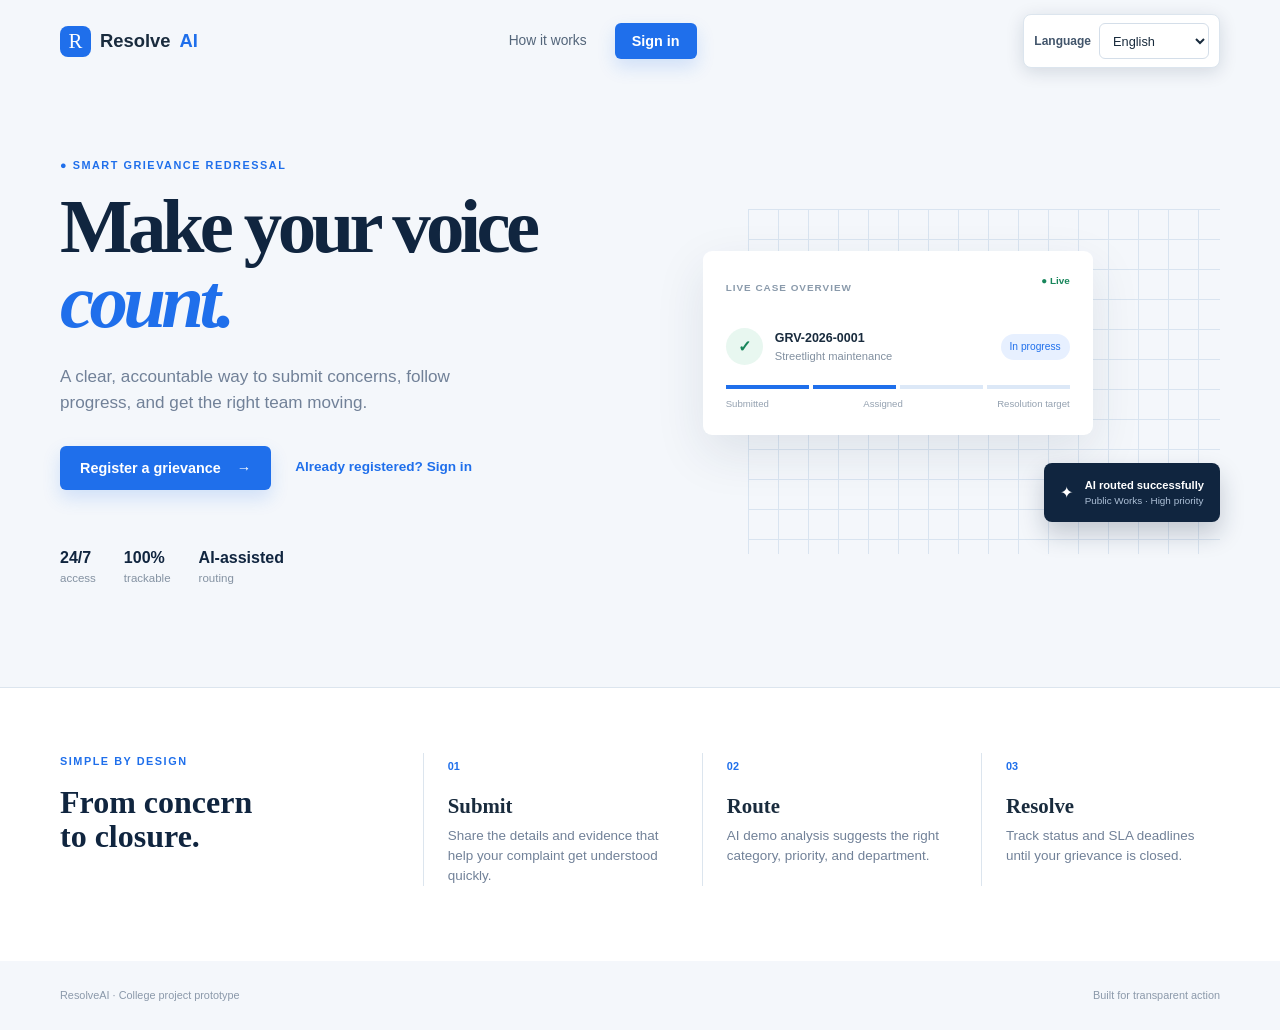
<file: index.html>
<!doctype html>
<html lang="en">
<head><meta charset="UTF-8"><meta name="viewport" content="width=device-width,initial-scale=1"><title>ResolveAI | Digital Grievance Redressal</title><link rel="stylesheet" href="css/style.css"><link rel="stylesheet" href="css/i18n.css?v=1"></head>
<body class="landing">
<header class="site-header wrap"><a class="brand" href="index.html"><b>R</b> Resolve<span>AI</span></a><nav><a href="#how-it-works">How it works</a><a class="btn small" href="login.html">Sign in</a></nav></header>
<main><section class="hero wrap"><div class="hero-copy"><p class="eyebrow">● SMART GRIEVANCE REDRESSAL</p><h1>Make your voice <i>count.</i></h1><p class="lead">A clear, accountable way to submit concerns, follow progress, and get the right team moving.</p><div class="actions"><a class="btn" href="register.html">Register a grievance <b>→</b></a><a class="link" href="login.html">Already registered? Sign in</a></div><div class="trust"><span><b>24/7</b> access</span><span><b>100%</b> trackable</span><span><b>AI-assisted</b> routing</span></div></div><div class="visual"><div class="grid"></div><div class="case"><small>LIVE CASE OVERVIEW <em>● Live</em></small><div class="case-row"><b class="check">✓</b><div><strong>GRV-2026-0001</strong><span>Streetlight maintenance</span></div><label>In progress</label></div><div class="bars"><i></i><i></i><i></i><i></i></div><div class="case-meta"><span>Submitted</span><span>Assigned</span><span>Resolution target</span></div></div><div class="note">✦ <div><b>AI routed successfully</b><small>Public Works · High priority</small></div></div></div></section><section class="steps" id="how-it-works"><div class="wrap step-grid"><div><p class="eyebrow">SIMPLE BY DESIGN</p><h2>From concern<br>to closure.</h2></div><article><b>01</b><h3>Submit</h3><p>Share the details and evidence that help your complaint get understood quickly.</p></article><article><b>02</b><h3>Route</h3><p>AI demo analysis suggests the right category, priority, and department.</p></article><article><b>03</b><h3>Resolve</h3><p>Track status and SLA deadlines until your grievance is closed.</p></article></div></section></main><footer class="wrap footer">ResolveAI · College project prototype <span>Built for transparent action</span></footer><script src="js/i18n.js?v=4"></script><script src="js/main.js?v=8"></script></body></html>
</file>
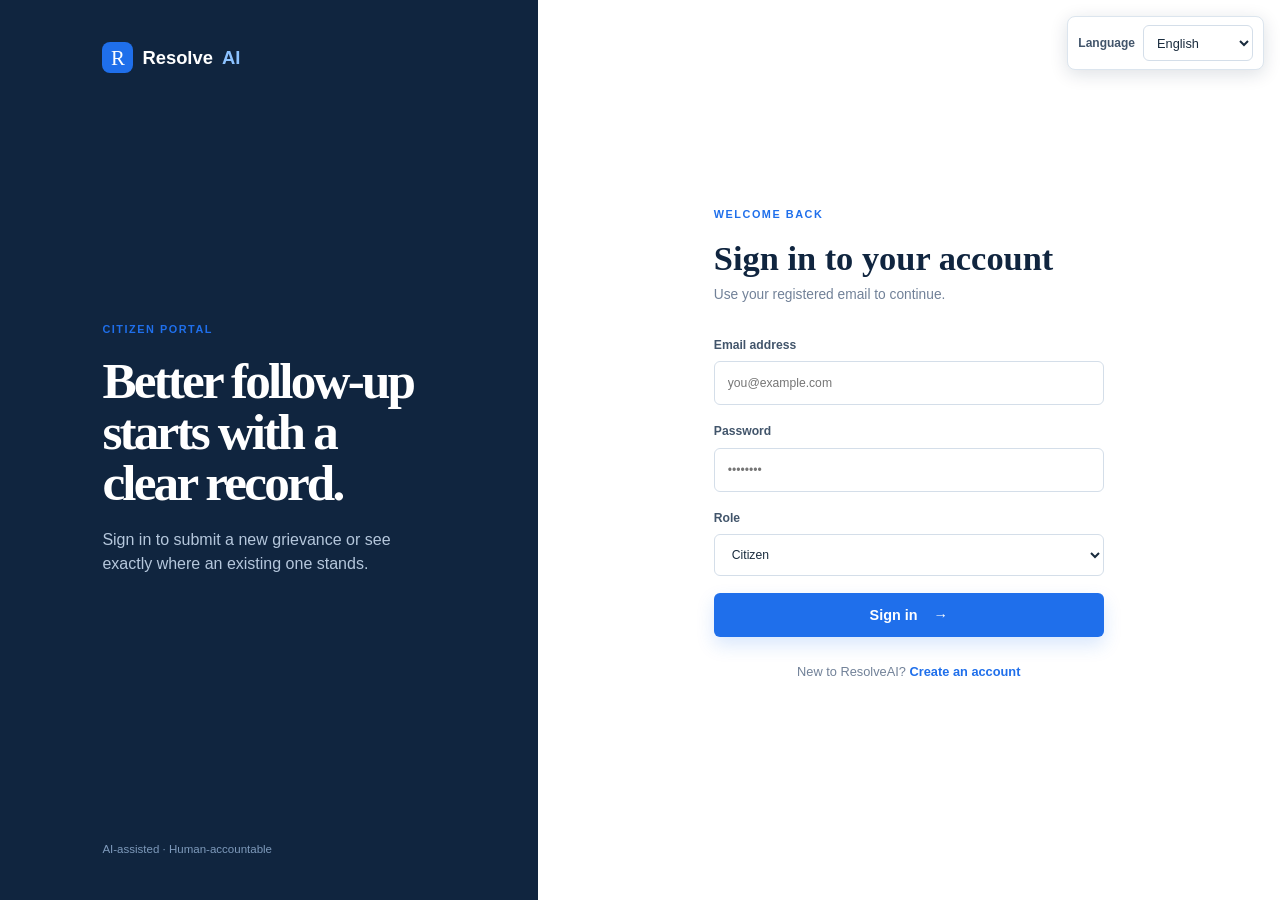
<file: admin.html>
<!doctype html>
<html lang="en">
<head>
  <meta charset="UTF-8" />
  <meta name="viewport" content="width=device-width,initial-scale=1" />
  <title>Admin Dashboard | ResolveAI</title>
  <link rel="stylesheet" href="css/style.css?v=2" />
  <link rel="stylesheet" href="css/admin.css?v=3" />
  <link rel="stylesheet" href="css/i18n.css?v=1" />
</head>
<body data-page="admin">
  <header class="app-header">
    <div class="wrap app-head">
      <a class="brand" href="admin.html"><b>R</b> Resolve<span>AI</span></a>
      <nav class="app-nav">
        <a class="active" href="admin.html">Overview</a>
      </nav>
      <div class="user">
        <span class="avatar" data-user-initial>A</span>
        <span data-user-name>Admin</span>
        <button class="view" data-logout>Log out</button>
      </div>
    </div>
  </header>
  <main class="wrap main">
    <div class="heading">
      <div>
        <p class="eyebrow">ADMINISTRATOR PORTAL</p>
        <h1>Operations dashboard</h1>
        <p>Track intake, routing, SLA compliance, and escalations.</p>
      </div>
    </div>
    <div class="stats">
      <div class="stat"><p>Total complaints <i></i></p><strong data-admin-stat="total">0</strong></div>
      <div class="stat"><p>Pending <i></i></p><strong data-admin-stat="pending">0</strong></div>
      <div class="stat"><p>In progress <i></i></p><strong data-admin-stat="in_progress">0</strong></div>
      <div class="stat"><p>Resolved <i></i></p><strong data-admin-stat="resolved">0</strong></div>
      <div class="stat"><p>Escalated <i></i></p><strong data-admin-stat="escalated">0</strong></div>
    </div>

    <section class="panel">
      <div class="panel-head"><h2>Complaints queue</h2><span id="adminQueueCount" class="muted" aria-live="polite"></span></div>
      <div class="queue-filters" role="search">
        <label class="queue-search">Search complaints<input id="adminSearch" type="search" placeholder="ID, title, or location"></label>
        <label>Status<select id="adminStatusFilter"><option value="">All statuses</option><option value="Pending">Pending</option><option value="In Progress">In Progress</option><option value="Resolved">Resolved</option><option value="Rejected">Rejected</option><option value="Escalated">Escalated</option></select></label>
        <label>Priority<select id="adminPriorityFilter"><option value="">All priorities</option><option value="Critical">Critical</option><option value="High">High</option><option value="Medium">Medium</option><option value="Low">Low</option></select></label>
        <label>Department<select id="adminDepartmentFilter"><option value="">All Departments</option></select></label>
      </div>
      <div class="table-wrap">
        <table class="table">
          <thead>
            <tr>
              <th>ID</th>
              <th>Title</th>
              <th>Category</th>
              <th>Priority</th>
              <th>Status</th>
              <th>Department</th>
              <th>Deadline</th>
              <th>Action</th>
            </tr>
          </thead>
          <tbody id="adminComplaintRows"></tbody>
        </table>
      </div>
    </section>

    <section class="panel staff-management" aria-labelledby="staffManagementTitle">
      <div class="panel-head"><h2 id="staffManagementTitle">Department staff accounts</h2></div>
      <form id="departmentStaffForm" class="staff-form">
        <label>Staff name<input id="departmentStaffName" required maxlength="120" autocomplete="name"></label>
        <label>Email address<input id="departmentStaffEmail" type="email" required autocomplete="email"></label>
        <label>Initial password<input id="departmentStaffPassword" type="password" required minlength="12" autocomplete="new-password"></label>
        <label>Department<select id="departmentStaffDepartment" required></select></label>
        <button class="btn" type="submit">Create department account</button>
      </form>
      <form id="departmentCreateForm" class="department-create-form">
        <label>Add department<input id="newDepartmentName" maxlength="100" required></label>
        <button class="view" type="submit">Add department</button>
      </form>
      <p id="departmentStaffMessage" class="muted" role="status" aria-live="polite"></p>
      <div class="table-wrap">
        <table class="table">
          <thead><tr><th>Name</th><th>Email</th><th>Department</th><th>Status</th><th>Action</th></tr></thead>
          <tbody id="departmentStaffRows"></tbody>
        </table>
      </div>
    </section>
  </main>

  <div id="adminDetailModal" class="modal-bg">
    <div class="modal">
      <div class="modal-top">
        <h2 data-detail-title>Complaint details</h2>
        <button class="close" data-close>×</button>
      </div>
      <p data-detail-description class="muted"></p>
      <a class="link" href="#" data-evidence-download hidden>Download evidence</a>
      <div class="details">
        <div><small>Complaint ID</small><strong data-detail-id>—</strong></div>
        <div><small>Status</small><strong data-detail-status>—</strong></div>
        <div><small>Department</small><strong data-detail-department>—</strong></div>
        <div><small>Priority</small><strong data-detail-priority>—</strong></div>
      </div>
      <div class="admin-actions" style="margin-top: 18px; display: grid; gap: 12px;">
        <label>Status<select id="adminStatus"><option value="Pending">Pending</option><option value="In Progress">In Progress</option><option value="Resolved">Resolved</option><option value="Rejected">Rejected</option><option value="Escalated">Escalated</option></select></label>
        <label>Department<select id="adminDepartment"><option value="Water Supply Department">Water Supply Department</option><option value="Sanitation Department">Sanitation Department</option><option value="Electrical & Street Lighting Department">Electrical & Street Lighting Department</option><option value="Public Works Department">Public Works Department</option><option value="Drainage Department">Drainage Department</option><option value="Administration Office">Administration Office</option><option value="Campus Facilities Department">Campus Facilities Department</option><option value="Administrator Review Queue">Administrator Review Queue</option></select></label>
        <label>Assigned officer<input id="adminAssignedOfficer" maxlength="120" placeholder="Officer name"></label>
        <label>Priority<select id="adminPriority"><option value="Low">Low</option><option value="Medium">Medium</option><option value="High">High</option><option value="Critical">Critical</option></select></label>
        <label>Resolution<textarea id="adminResolution" rows="4" placeholder="Add resolution notes or evidence summary..."></textarea></label>
        <button class="btn" id="saveAdminUpdate">Save changes</button>
      </div>
    </div>
  </div>

  <script src="js/i18n.js?v=4"></script>
  <script src="js/main.js?v=8"></script>
  <script src="js/admin.js?v=7"></script>
</body>
</html>
</file>
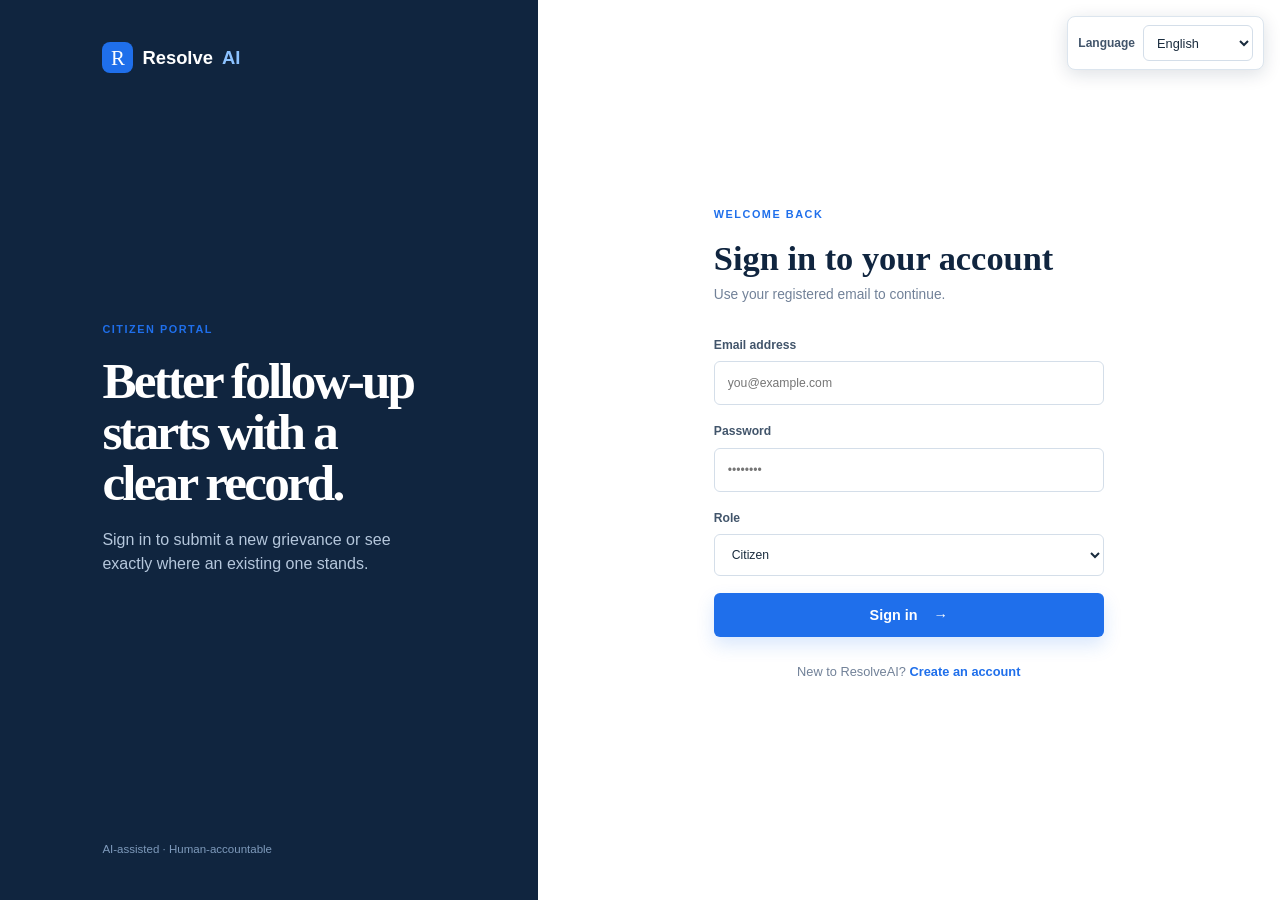
<file: dashboard.html>
<!doctype html><html lang="en"><head><meta charset="UTF-8"><meta name="viewport" content="width=device-width,initial-scale=1"><meta http-equiv="refresh" content="0;url=my-grievances.html"><title>My grievances | ResolveAI</title><link rel="stylesheet" href="css/i18n.css?v=1"></head><body><p>Opening <a href="my-grievances.html">My grievances</a>...</p><script src="js/i18n.js?v=4"></script><script>location.replace('my-grievances.html');</script></body></html>
</file>
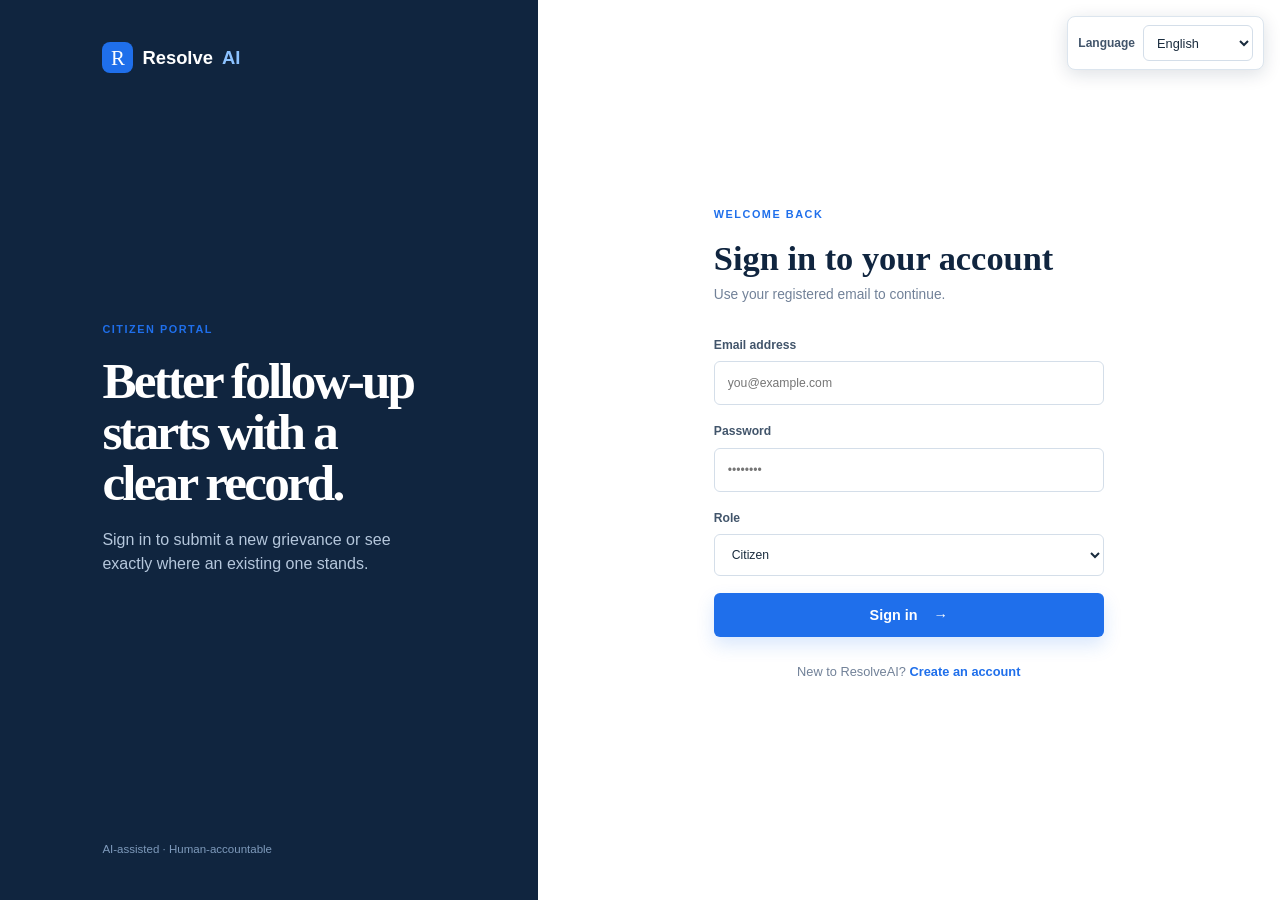
<file: department.html>
<!doctype html>
<html lang="en">
<head>
  <meta charset="UTF-8">
  <meta name="viewport" content="width=device-width,initial-scale=1">
  <title>Department Dashboard | ResolveAI</title>
  <link rel="stylesheet" href="css/style.css?v=2">
  <link rel="stylesheet" href="css/admin.css?v=3">
  <link rel="stylesheet" href="css/i18n.css?v=1">
</head>
<body data-page="department">
  <header class="app-header">
    <div class="wrap app-head">
      <a class="brand" href="department.html"><b>R</b> Resolve<span>AI</span></a>
      <nav class="app-nav"><a class="active" href="department.html">Department workspace</a></nav>
      <div class="user">
        <span class="avatar" data-user-initial>D</span>
        <span data-user-name>Department Staff</span>
        <button class="view" data-logout>Log out</button>
      </div>
    </div>
  </header>
  <main class="wrap main">
    <div class="heading">
      <div>
        <p class="eyebrow" id="departmentName">Department</p>
        <h1>Department dashboard</h1>
        <p>Manage only complaints assigned to your department.</p>
      </div>
    </div>
    <div class="stats" id="departmentStats" aria-live="polite"></div>
    <p id="departmentLoadMessage" class="error" role="alert" hidden></p>
    <section class="panel">
      <div class="panel-head"><h2>Assigned complaints</h2><span id="departmentQueueCount" class="muted" aria-live="polite"></span></div>
      <div class="queue-filters" role="search">
        <label class="queue-search">Search complaints<input id="departmentSearch" type="search" placeholder="ID, title, or location"></label>
        <label>Status<select id="departmentStatusFilter"><option value="">All statuses</option><option value="Pending">Pending</option><option value="In Progress">In Progress</option><option value="Resolved">Resolved</option><option value="Rejected">Rejected</option><option value="Escalated">Escalated</option></select></label>
        <label>Priority<select id="departmentPriorityFilter"><option value="">All priorities</option><option value="Critical">Critical</option><option value="High">High</option><option value="Medium">Medium</option><option value="Low">Low</option></select></label>
      </div>
      <div class="table-wrap">
        <table class="table">
          <thead><tr><th>ID</th><th>Title</th><th>Category</th><th>Priority</th><th>Status</th><th>Location</th><th>Submitted</th><th>Action</th></tr></thead>
          <tbody id="departmentComplaintRows"></tbody>
        </table>
      </div>
    </section>
  </main>
  <div id="departmentDetailModal" class="modal-bg">
    <div class="modal">
      <div class="modal-top">
        <h2 data-department-detail="title">Complaint details</h2>
        <button class="close" data-close>×</button>
      </div>
      <p data-department-detail="description" class="muted"></p>
      <a class="link" href="#" data-evidence-download hidden>Download evidence</a>
      <div class="details">
        <div><small>ID</small><strong data-department-detail="id">—</strong></div>
        <div><small>Status</small><strong data-department-detail="status">—</strong></div>
        <div><small>Category</small><strong data-department-detail="category">—</strong></div>
        <div><small>Priority</small><strong data-department-detail="priority">—</strong></div>
        <div><small>Department</small><strong data-department-detail="department">—</strong></div>
        <div><small>Location</small><strong data-department-detail="location">—</strong></div>
      </div>
      <section class="history"><h3>Updates</h3><div data-department-history></div></section>
      <form id="departmentUpdateForm" class="admin-actions" style="margin-top:18px">
        <label>Status<select id="departmentStatus"><option value="In Progress">In Progress</option><option value="Resolved">Resolved</option></select></label>
        <label>Resolution notes<textarea id="departmentResolution" rows="4" maxlength="5000"></textarea></label>
        <button class="btn" type="submit">Save update</button>
        <p id="departmentUpdateMessage" class="muted" role="status" aria-live="polite"></p>
      </form>
    </div>
  </div>
  <script src="js/i18n.js?v=4"></script>
  <script src="js/main.js?v=8"></script>
  <script src="js/department.js?v=2"></script>
</body>
</html>
</file>
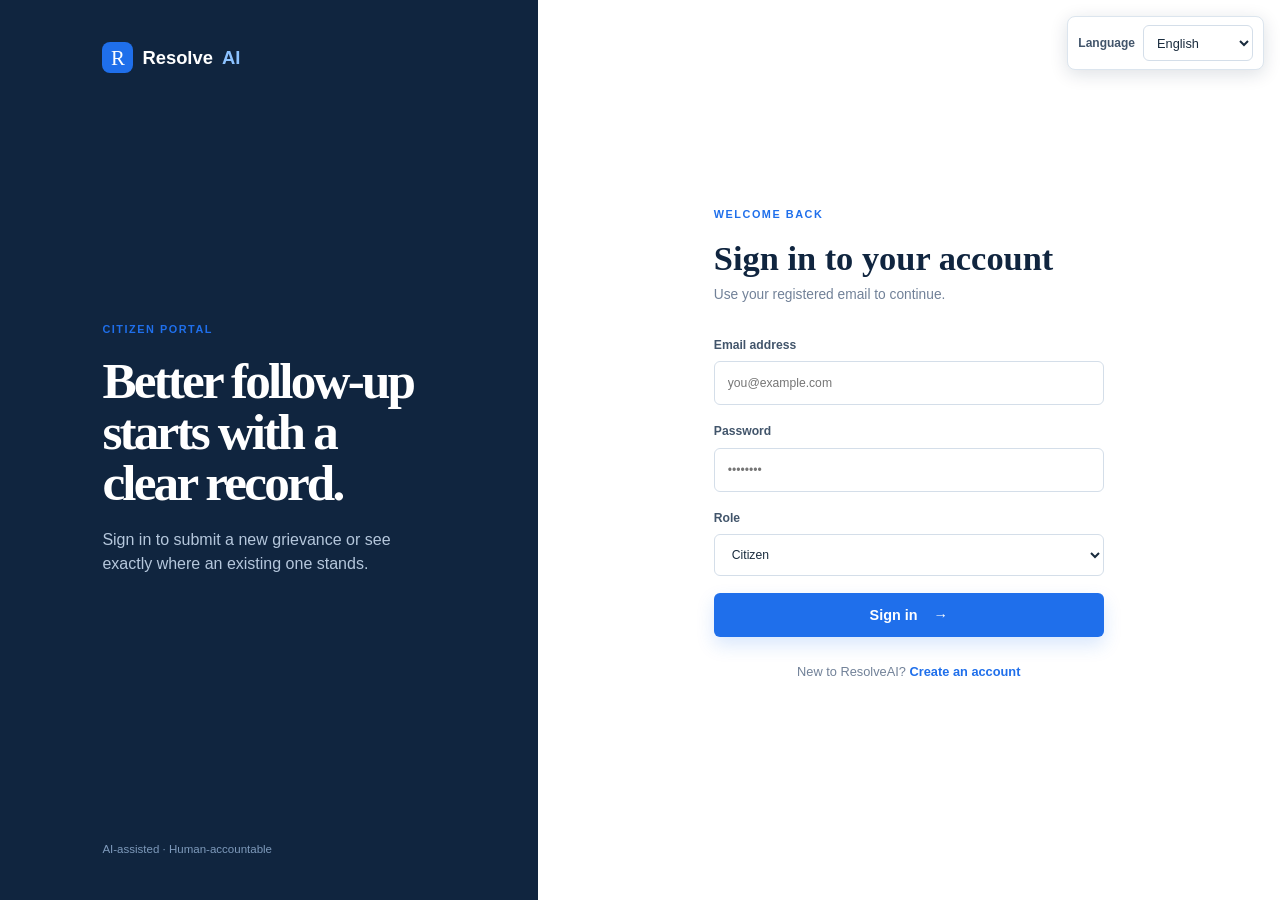
<file: login.html>
<!doctype html>
<html lang="en">
    <head>
        
        <meta charset="UTF-8">
        <meta name="viewport" content="width=device-width,initial-scale=1">
        <title>Sign in | ResolveAI</title>
        <link rel="stylesheet" href="css/style.css"><link rel="stylesheet" href="css/i18n.css?v=1"></head>
        <body class="auth">
            <main class="auth-grid">
                <aside>
                    <a class="brand light" href="index.html">
                        <b>R</b> Resolve<span>AI</span></a><div><p class="eyebrow">CITIZEN PORTAL</p>
                            <h1>Better follow-up starts with a clear record.</h1>
                            <p>Sign in to submit a new grievance or see exactly where an existing one stands.</p></div>
                            <small>AI-assisted · Human-accountable</small></aside>
                            <section class="auth-box"><a class="back" href="index.html">← Back home</a><p class="eyebrow">WELCOME BACK</p><h2>Sign in to your account</h2><p class="muted">Use your registered email to continue.</p><form id="loginForm"><label>Email address<input id="loginEmail" type="email" required placeholder="you@example.com"></label><label>Password<input id="loginPassword" type="password" required minlength="4" placeholder="••••••••"></label><label>Role<select id="loginRole"><option value="citizen">Citizen</option><option value="department_staff">Department Staff</option><option value="admin">Administrator</option></select></label><div id="loginError" class="error" hidden></div><button class="btn full">Sign in <b>→</b></button></form><p id="citizenSignupPrompt" class="form-foot">New to ResolveAI? <a href="register.html">Create an account</a></p><p id="departmentAccountNotice" class="form-foot" hidden>Department staff accounts must be created by an administrator. Ask your administrator to create your account, then sign in here.</p></section></main><script src="js/i18n.js?v=4"></script><script src="js/main.js?v=8"></script><script src="js/auth.js?v=5"></script></body></html>
</file>
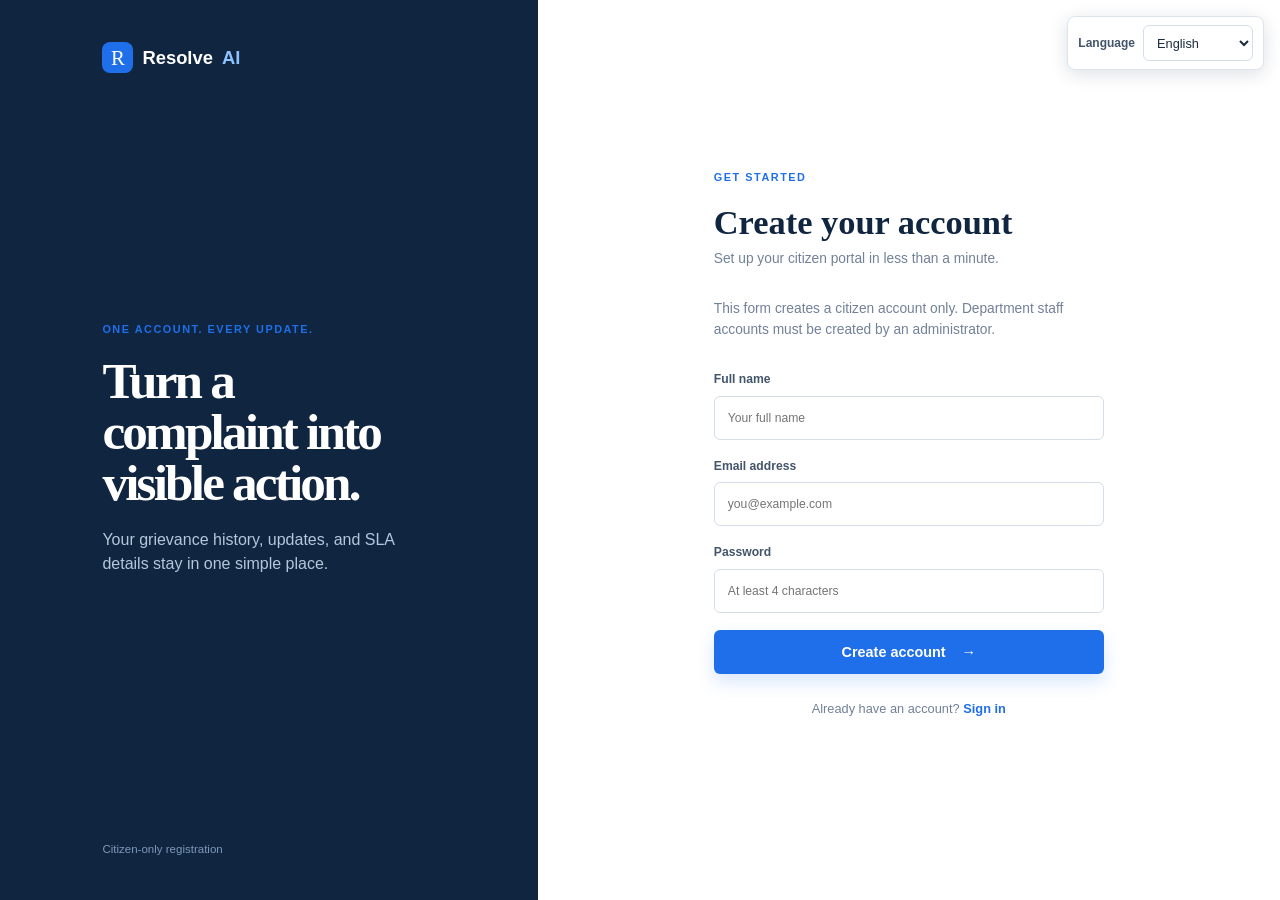
<file: register.html>
<!doctype html><html lang="en"><head><meta charset="UTF-8"><meta name="viewport" content="width=device-width,initial-scale=1"><title>Register | ResolveAI</title><link rel="stylesheet" href="css/style.css"><link rel="stylesheet" href="css/i18n.css?v=1"></head><body class="auth"><main class="auth-grid"><aside><a class="brand light" href="index.html"><b>R</b> Resolve<span>AI</span></a><div><p class="eyebrow">ONE ACCOUNT. EVERY UPDATE.</p><h1>Turn a complaint into visible action.</h1><p>Your grievance history, updates, and SLA details stay in one simple place.</p></div><small>Citizen-only registration</small></aside><section class="auth-box"><a class="back" href="index.html">← Back home</a><p class="eyebrow">GET STARTED</p><h2>Create your account</h2><p class="muted">Set up your citizen portal in less than a minute.</p><p class="muted">This form creates a citizen account only. Department staff accounts must be created by an administrator.</p><form id="registerForm"><label>Full name<input id="registerName" required placeholder="Your full name"></label><label>Email address<input id="registerEmail" type="email" required placeholder="you@example.com"></label><label>Password<input id="registerPassword" type="password" required minlength="4" placeholder="At least 4 characters"></label><div id="registerError" class="error" hidden></div><button class="btn full">Create account <b>→</b></button></form><p class="form-foot">Already have an account? <a href="login.html">Sign in</a></p></section></main><script src="js/i18n.js?v=4"></script><script src="js/main.js?v=8"></script><script src="js/auth.js?v=5"></script></body></html>
</file>
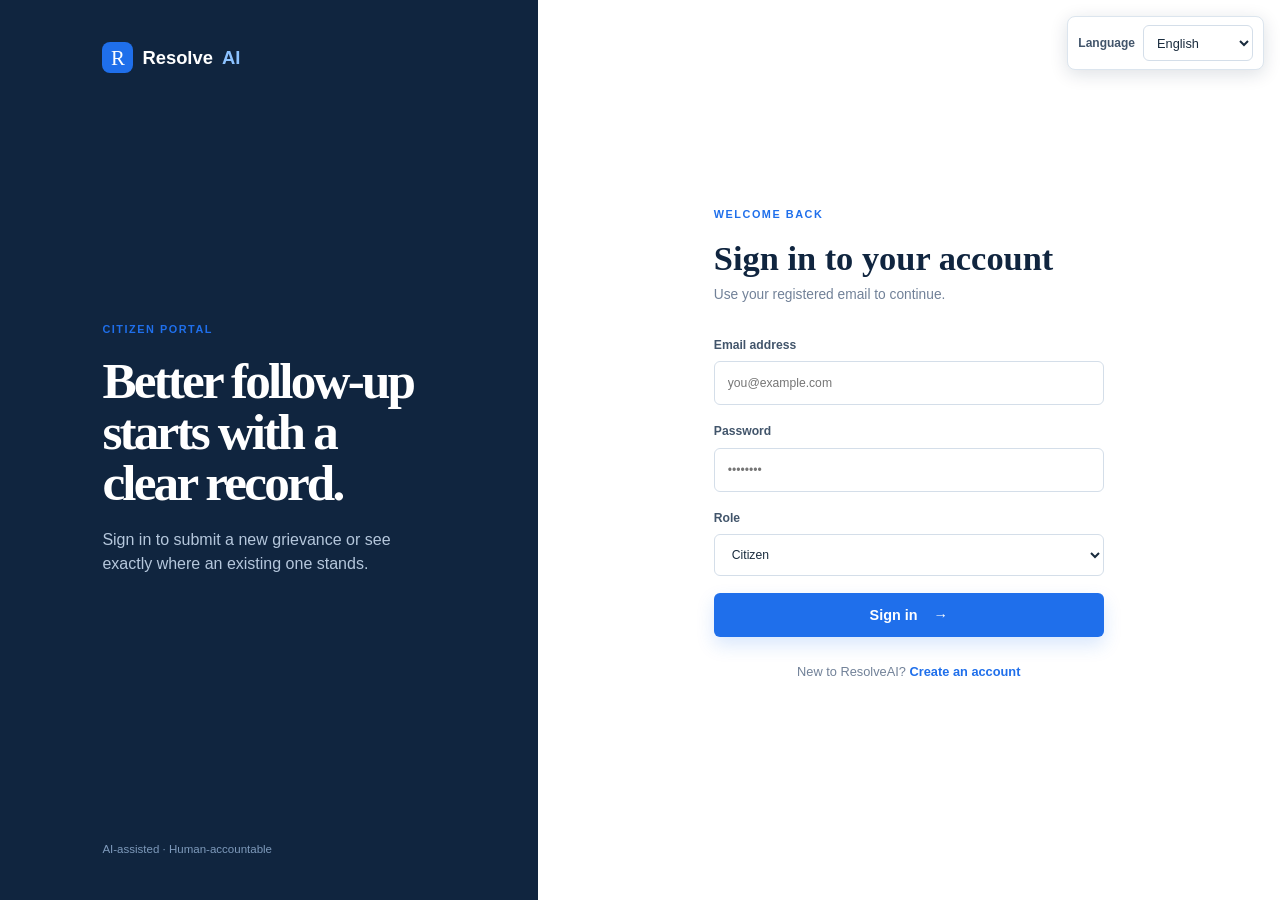
<file: submit-grievance.html>
<!doctype html><html lang="en"><head><meta charset="UTF-8"><meta name="viewport" content="width=device-width,initial-scale=1"><title>Submit grievance | ResolveAI</title><link rel="stylesheet" href="css/style.css"><link rel="stylesheet" href="css/i18n.css?v=1"></head><body data-page="submit"><header class="app-header"><div class="wrap app-head"><a class="brand" href="my-grievances.html"><b>R</b> Resolve<span>AI</span></a><nav class="app-nav"><a class="active" href="submit-grievance.html">Submit grievance</a><a href="my-grievances.html">My grievances</a></nav><div class="user"><span class="avatar" data-user-initial>D</span><span data-user-name>Citizen</span><button class="view" data-logout>Log out</button></div></div></header><main class="wrap main"><div class="heading"><div><p class="eyebrow">NEW GRIEVANCE</p><h1>Tell us what happened.</h1><p>Include enough detail for the right department to act quickly.</p></div></div><div class="form-layout"><section class="panel form-panel"><form id="grievanceForm"><label>Complaint title<input id="title" required placeholder="Give your complaint a clear title"></label><label>Description<textarea id="description" required placeholder="Describe the issue, when it happened, and how it affects you..."></textarea></label><div class="row"><label>Category<select id="category" required><option value="">Select a category</option><option value="Infrastructure">Infrastructure</option><option value="Campus Facilities">Campus Facilities</option><option value="Administration">Administration</option><option value="Student Services">Student Services</option><option value="Other">Other</option></select></label><label>Location<input id="location" required placeholder="Building, area, or online portal"></label></div><div class="file"><span id="fileName">Optional evidence: image or document</span><label for="evidence">Choose a file<input id="evidence" type="file" accept="image/*,.pdf,.doc,.docx"></label></div><button class="btn">Submit for AI analysis <b>→</b></button></form><p id="submissionError" class="error" role="alert" hidden></p><div id="confirmation" class="result hidden"><h2>Grievance submitted.</h2><p>Your reference ID is <span id="generatedId">—</span></p><div id="analysisResult" class="analysis hidden"><p id="classificationNotice" class="muted" hidden></p><div><span id="categoryResultLabel">Predicted category</span><strong id="predictedCategory">—</strong></div><div><span id="priorityResultLabel">Predicted priority</span><strong id="predictedPriority">—</strong></div><div><span>Confidence</span><strong id="confidence">—</strong></div><div><span>Department</span><strong id="predictedDepartment">—</strong></div></div></div></div></section></div></main><script src="js/i18n.js?v=4"></script><script src="js/main.js?v=8"></script><script src="js/grievance.js?v=5"></script></body></html>
</file>
<file: css/style.css>
.modal-bg.show .modal{max-height:calc(100vh - 40px);overflow-y:auto}
:root{--navy:#10253f;--blue:#1f6feb;--ink:#192b3d;--muted:#718198;--line:#dce5ee;--bg:#f4f7fb;--green:#18865b;--amber:#b66b00;--red:#bd4848;--serif:Georgia,'Times New Roman',serif;--sans:'Trebuchet MS',Arial,sans-serif}*{box-sizing:border-box}body{margin:0;background:var(--bg);color:var(--ink);font-family:var(--sans);line-height:1.5}a{text-decoration:none;color:inherit}.wrap{width:min(1160px,calc(100% - 48px));margin:auto}.site-header{height:82px;display:flex;align-items:center;justify-content:space-between}.brand{display:flex;align-items:center;gap:9px;font-weight:bold;font-size:1.15rem}.brand b{display:grid;place-items:center;width:31px;height:31px;border-radius:8px;background:var(--blue);color:#fff;font:1.3rem var(--serif)}.brand span{color:var(--blue)}.brand.light{color:#fff}.brand.light span{color:#8cc2ff}.top-nav,nav{display:flex;align-items:center;gap:28px;font-size:.86rem;color:#53657a}.btn{display:inline-flex;align-items:center;justify-content:center;gap:16px;border:0;border-radius:6px;padding:14px 20px;background:var(--blue);color:#fff;font:600 .9rem var(--sans);cursor:pointer;box-shadow:0 8px 18px #1f6feb2b;transition:.2s}.btn:hover{background:#1758be;transform:translateY(-2px)}.btn.small{padding:10px 17px}.btn.full{width:100%}.hero{min-height:540px;display:grid;grid-template-columns:1fr .92fr;align-items:center;gap:70px;padding:75px 0 100px}.eyebrow{margin:0 0 17px;color:var(--blue);font-size:.68rem;font-weight:bold;letter-spacing:.14em}.hero h1{margin:0;color:var(--navy);font:600 clamp(3.4rem,6vw,5.2rem)/.97 var(--serif);letter-spacing:-.06em}.hero h1 i{color:var(--blue)}.lead{max-width:450px;margin:25px 0 30px;color:var(--muted);font-size:1.07rem}.actions{display:flex;align-items:center;gap:24px}.link{color:var(--blue);font-size:.85rem;font-weight:bold}.trust{display:flex;gap:28px;margin-top:56px;color:#8492a2;font-size:.72rem}.trust b{display:block;color:var(--navy);font-size:1rem}.visual{position:relative;min-height:365px}.grid{position:absolute;inset:20px 0 0 50px;background-image:linear-gradient(#d9e4f0 1px,transparent 1px),linear-gradient(90deg,#d9e4f0 1px,transparent 1px);background-size:30px 30px}.case{position:absolute;top:62px;left:5px;width:min(100%,390px);padding:23px;background:#fff;border-radius:9px;box-shadow:0 18px 50px #1c344e1a}.case small{color:#8a9aab;font-size:.62rem;font-weight:bold;letter-spacing:.1em}.case small em{float:right;color:var(--green);font-style:normal;letter-spacing:0}.case-row{display:flex;align-items:center;gap:12px;margin:30px 0 20px}.check{display:grid;place-items:center;width:37px;height:37px;border-radius:50%;background:#e8f7f0;color:var(--green)}.case-row strong,.case-row span{display:block;font-size:.78rem}.case-row span{color:#8290a0;font-size:.7rem}.case-row label{margin-left:auto;padding:5px 9px;border-radius:20px;background:#e7f0ff;color:var(--blue);font-size:.64rem}.bars{display:grid;grid-template-columns:repeat(4,1fr);gap:4px}.bars i{height:4px;background:#dce8f7}.bars i:first-child,.bars i:nth-child(2){background:var(--blue)}.case-meta{display:flex;justify-content:space-between;margin-top:8px;color:#94a1b0;font-size:.6rem}.note{position:absolute;right:0;bottom:32px;display:flex;align-items:center;gap:12px;padding:14px 16px;background:var(--navy);color:#fff;border-radius:8px;box-shadow:0 12px 25px #10253f38}.note div{font-size:.7rem}.note small{display:block;color:#adc0d7;font-size:.62rem}.steps{padding:65px 0 75px;background:#fff;border-top:1px solid var(--line)}.step-grid{display:grid;grid-template-columns:1.35fr 1fr 1fr 1fr;gap:40px}.step-grid h2{margin:0;color:var(--navy);font:600 2rem/1.05 var(--serif)}article{border-left:1px solid var(--line);padding-left:24px}article>b{color:var(--blue);font-size:.68rem}article h3{margin:17px 0 8px;font:600 1.3rem var(--serif)}article p{margin:0;color:var(--muted);font-size:.84rem}.footer{display:flex;justify-content:space-between;padding:26px 0;color:#8b99aa;font-size:.68rem}
.auth{min-height:100vh;background:#fff}.auth-grid{display:grid;grid-template-columns:42% 58%;min-height:100vh}.auth-grid aside{display:flex;flex-direction:column;justify-content:space-between;padding:42px 8vw;background:var(--navy);color:#fff}.auth-grid aside h1{max-width:430px;margin:0 0 20px;font:600 clamp(2.7rem,4vw,4.1rem)/1 var(--serif);letter-spacing:-.055em}.auth-grid aside p:not(.eyebrow){max-width:380px;color:#b5c7dc}.auth-grid aside>small{color:#7e9abb;font-size:.72rem}.auth-box{align-self:center;width:min(390px,calc(100% - 48px));margin:auto}.back{display:none;color:var(--blue);font-size:.76rem;margin-bottom:35px}.auth-box h2{margin:0 0 7px;color:var(--navy);font:600 2.15rem var(--serif)}.muted{margin:0 0 30px;color:var(--muted);font-size:.86rem}form{display:grid;gap:17px}form label{display:grid;gap:7px;color:#42556b;font-size:.76rem;font-weight:bold}input,select,textarea{width:100%;border:1px solid #d4dee9;border-radius:6px;background:#fff;color:var(--ink);padding:12px 13px;font:inherit;font-weight:normal;outline:0}input:focus,select:focus,textarea:focus{border-color:var(--blue);box-shadow:0 0 0 3px #1f6feb1a}.error{padding:10px 12px;border-radius:5px;background:#fff0f0;color:var(--red);font-size:.78rem}.form-foot{text-align:center;color:var(--muted);font-size:.8rem;margin-top:25px}.form-foot a{color:var(--blue);font-weight:bold}
.app-header{height:76px;background:#fff;border-bottom:1px solid var(--line)}.app-head{height:100%;display:flex;align-items:center}.app-nav{display:flex;gap:27px;margin-left:auto;margin-right:30px;font-size:.78rem;color:#6c7c8e}.app-nav a.active,.app-nav a:hover{color:var(--blue);font-weight:bold}.user{display:flex;align-items:center;gap:10px;border-left:1px solid var(--line);padding-left:23px;font-size:.78rem}.avatar{display:grid;place-items:center;width:32px;height:32px;border-radius:50%;background:#dcecff;color:var(--blue);font-weight:bold}.main{padding:48px 0 70px}.heading{display:flex;justify-content:space-between;align-items:flex-end;margin-bottom:34px}.heading h1{margin:0;color:var(--navy);font:600 2.4rem var(--serif);letter-spacing:-.04em}.heading p{margin:7px 0 0;color:var(--muted);font-size:.85rem}.stats{display:grid;grid-template-columns:repeat(5,1fr);gap:13px;margin-bottom:34px}.stat,.panel{background:#fff;border:1px solid var(--line);border-radius:7px}.stat{padding:19px}.stat p{margin:0 0 10px;color:#8090a2;font-size:.7rem}.stat strong{color:var(--navy);font:600 2rem var(--serif)}.stat i{float:right;width:8px;height:8px;border-radius:50%;background:var(--blue)}.stat:nth-child(2) i{background:var(--amber)}.stat:nth-child(4) i{background:var(--green)}.stat:nth-child(5) i{background:var(--red)}.content{display:grid;grid-template-columns:1.3fr .7fr;gap:22px}.panel{padding:24px}.panel-head{display:flex;justify-content:space-between;align-items:center;margin-bottom:20px}.panel h2{margin:0;color:var(--navy);font:600 1.25rem var(--serif)}.panel-head a{color:var(--blue);font-size:.74rem;font-weight:bold}.activity{display:flex;gap:13px;padding:13px 0;border-bottom:1px solid #edf1f5}.activity:last-child{border:0}.activity .icon{display:grid;place-items:center;width:31px;height:31px;border-radius:50%;background:#eef5ff;color:var(--blue)}.activity strong,.activity small{display:block}.activity strong{font-size:.78rem}.activity small{color:var(--muted);font-size:.68rem}.deadline{background:var(--navy);color:#fff;border-radius:7px;padding:25px}.deadline .eyebrow{color:#8cc2ff}.deadline h2{font:600 1.55rem var(--serif)}.deadline p{color:#b1c1d3;font-size:.77rem}.deadline b{display:block;margin:20px 0 5px;font:600 1.8rem var(--serif)}.track{height:5px;background:#345170;border-radius:5px}.track i{display:block;width:68%;height:100%;background:#6fb6ff;border-radius:5px}.deadline small{display:block;margin-top:8px;color:#91a8c1;font-size:.66rem}.form-layout{display:grid;grid-template-columns:1.15fr .85fr;gap:24px}.form-panel{padding:30px}.form-panel textarea{min-height:160px;resize:vertical}.row{display:grid;grid-template-columns:1fr 1fr;gap:18px}.file{border:1px dashed #b7c8dc;border-radius:6px;padding:17px;text-align:center;color:#72849a;font-size:.75rem}.file input{display:none}.file label{display:block;color:var(--blue);cursor:pointer}.ai{align-self:start;padding:25px;background:#edf5ff;border:1px solid #cde1fa;border-radius:7px}.ai-tag{display:inline-block;padding:5px 9px;border-radius:20px;background:#d8eaff;color:var(--blue);font-size:.62rem;font-weight:bold}.ai h2{margin:18px 0 8px}.ai>p{color:#617790;font-size:.78rem}.analysis{margin-top:25px;padding:4px 15px;background:#fff;border-radius:6px}.analysis div{display:flex;justify-content:space-between;padding:13px 0;border-bottom:1px solid #e7eef7;font-size:.74rem}.analysis div:last-child{border:0}.analysis span{color:#8192a5}.analysis strong{text-align:right}.hidden{display:none!important}.result{text-align:center}.result h2{color:var(--green);font:600 1.7rem var(--serif)}.table-wrap{overflow-x:auto}.table{width:100%;min-width:760px;border-collapse:collapse}.table th{padding:0 10px 13px;text-align:left;color:#8392a3;font-size:.65rem;text-transform:uppercase}.table td{padding:16px 10px;border-top:1px solid #edf1f5;font-size:.76rem;vertical-align:middle}.table td:first-child{color:var(--blue);font-size:.67rem;font-weight:bold}.table td strong,.table td span{display:block}.table td strong{color:var(--navy)}.table td span{color:var(--muted);font-size:.67rem}.badge{display:inline-flex!important;padding:5px 9px;border-radius:20px;font-size:.64rem!important;font-weight:bold}.pending{background:#fff5df;color:var(--amber)}.resolved{background:#e6f7ef;color:var(--green)}.escalated{background:#ffebeb;color:var(--red)}.progress{background:#e7f0ff;color:var(--blue)}.sla{margin-top:6px!important;color:var(--red)!important;font-size:.61rem!important;font-weight:bold}.view{padding:6px 9px;border:0;border-radius:4px;background:#f0f5fa;color:var(--blue);cursor:pointer;font-weight:bold}.modal-bg{display:none;position:fixed;inset:0;background:#10253f73;place-items:center;padding:20px}.modal-bg.show{display:grid}.modal{width:min(520px,100%);padding:28px;background:#fff;border-radius:8px}.modal-top{display:flex;justify-content:space-between}.modal h2{margin:0;font:600 1.55rem var(--serif);color:var(--navy)}.close{border:0;background:0;font-size:1.4rem;color:var(--muted);cursor:pointer}.details{display:grid;grid-template-columns:1fr 1fr;gap:16px;margin-top:25px}.details div{padding:12px;background:#f5f8fb;border-radius:5px}.details small,.details strong{display:block}.details small{color:#7e8da0;font-size:.65rem}.details strong{margin-top:4px;font-size:.77rem}
@media(max-width:800px){.wrap{width:calc(100% - 32px)}.hero{grid-template-columns:1fr;gap:30px;padding:55px 0 70px}.hero h1{font-size:3.6rem}.visual{min-height:320px}.step-grid{grid-template-columns:1fr 1fr;gap:28px}.step-grid>div{grid-column:span 2}.auth-grid{grid-template-columns:1fr}.auth-grid aside{min-height:280px;padding:28px 24px}.auth-grid aside h1{font-size:2.5rem}.auth-grid aside>small{display:none}.auth-box{padding:45px 0}.back{display:block}.app-nav{gap:12px;margin-right:15px}.app-nav a:nth-child(2){display:none}.user{padding-left:12px}.main{padding-top:35px}.heading{align-items:flex-start;gap:15px;flex-direction:column}.stats{grid-template-columns:repeat(3,1fr)}.content,.form-layout{grid-template-columns:1fr}.form-panel{padding:21px}.footer{flex-direction:column;gap:7px}}@media(max-width:480px){.hero h1{font-size:3rem}.actions{align-items:flex-start;flex-direction:column;gap:16px}.trust{gap:13px}.note{right:-7px;bottom:20px}.step-grid{grid-template-columns:1fr}.step-grid>div{grid-column:auto}.stats{grid-template-columns:1fr 1fr}.stat:last-child{grid-column:span 2}.row{grid-template-columns:1fr}.app-nav{display:none}.heading h1{font-size:2.1rem}}
</file>
<file: css/i18n.css>
body {
  font-family: "Nirmala UI", "Noto Sans Devanagari", "Noto Sans Kannada", "Noto Sans Telugu", "Segoe UI", Arial, sans-serif;
}

.language-control {
  display: grid;
  grid-template-columns: auto minmax(110px, 1fr);
  align-items: center;
  gap: 8px;
  max-width: 100%;
  padding: 8px 10px;
  border: 1px solid #dce5ee;
  border-radius: 8px;
  background: #fff;
  box-shadow: 0 4px 18px #10253f24;
  color: #42556b;
  font-size: .75rem;
  font-weight: 600;
}

.site-header > .language-control,
.app-head > .language-control {
  flex: 0 0 auto;
  margin-left: 16px;
}

.auth-grid {
  position: relative;
}

.auth-grid > .language-control {
  position: absolute;
  top: 16px;
  right: 16px;
  z-index: 10;
}

body > .language-control {
  position: fixed;
  top: 16px;
  right: 16px;
  z-index: 1000;
}

.language-control select {
  min-width: 0;
  width: 100%;
  min-height: 36px;
  padding: 6px 9px;
  font-size: .8rem;
}

@media (max-width: 700px) {
  .site-header.wrap {
    display: grid;
    grid-template-columns: minmax(0, 1fr) auto;
    gap: 8px;
    height: auto;
    min-height: 82px;
    padding-top: 10px;
    padding-bottom: 10px;
  }

  .site-header > .language-control {
    grid-column: 2;
    grid-row: 1;
    margin-left: 0;
    padding: 6px 8px;
  }

  .site-header > nav {
    grid-column: 1 / -1;
    justify-self: end;
  }

  .app-header {
    height: auto;
    min-height: 76px;
  }

  .app-head {
    display: grid;
    grid-template-columns: minmax(0, 1fr) auto;
    gap: 8px;
    height: auto;
    min-height: 76px;
    padding-top: 8px;
    padding-bottom: 8px;
  }

  .app-head > .brand {
    grid-column: 1;
    grid-row: 1;
  }

  .app-head > .language-control {
    grid-column: 2;
    grid-row: 1;
    margin-left: 0;
    padding: 6px 8px;
  }

  .app-head > .app-nav {
    grid-column: 1;
    grid-row: 2;
    margin: 0;
  }

  .app-head > .user {
    grid-column: 2;
    grid-row: 2;
    justify-self: end;
    padding-left: 0;
    border-left: 0;
  }

  .language-control select {
    min-height: 34px;
    padding: 5px 7px;
  }

  .auth-grid > .language-control,
  body > .language-control {
    top: 12px;
    right: 12px;
  }
}

@media (max-width: 800px) {
  .auth-grid aside {
    padding-top: 72px;
  }
}

@media (max-width: 380px) {
  .language-control {
    grid-template-columns: 1fr;
    gap: 2px;
  }

  .language-control label {
    line-height: 1.1;
  }
}
</file>
<file: css/admin.css>
.queue-filters {
  display: grid;
  grid-template-columns: minmax(240px, 1fr) repeat(3, minmax(150px, 220px));
  gap: 12px;
  align-items: end;
  margin: 0 0 18px;
}

.queue-filters label {
  display: grid;
  gap: 6px;
  color: #42556b;
  font-size: .76rem;
  font-weight: bold;
}

.queue-filters input,
.queue-filters select {
  min-height: 42px;
}

.staff-management {
  margin-top: 24px;
}

.staff-form {
  display: grid;
  grid-template-columns: repeat(2, minmax(0, 1fr));
  gap: 14px;
  margin-bottom: 16px;
}

.staff-form label,
.department-create-form label {
  display: grid;
  gap: 6px;
  color: #42556b;
  font-size: .76rem;
  font-weight: bold;
}

.staff-form button {
  align-self: end;
}

.department-create-form {
  display: grid;
  grid-template-columns: minmax(0, 1fr) auto;
  align-items: end;
  gap: 12px;
  max-width: 580px;
  margin: 0 0 12px;
}

#departmentStaffMessage:empty {
  display: none;
}

@media (max-width: 600px) {
  .queue-filters {
    grid-template-columns: 1fr 1fr;
  }

  .queue-search {
    grid-column: 1 / -1;
  }

  .staff-form {
    grid-template-columns: 1fr;
  }
}
</file>
